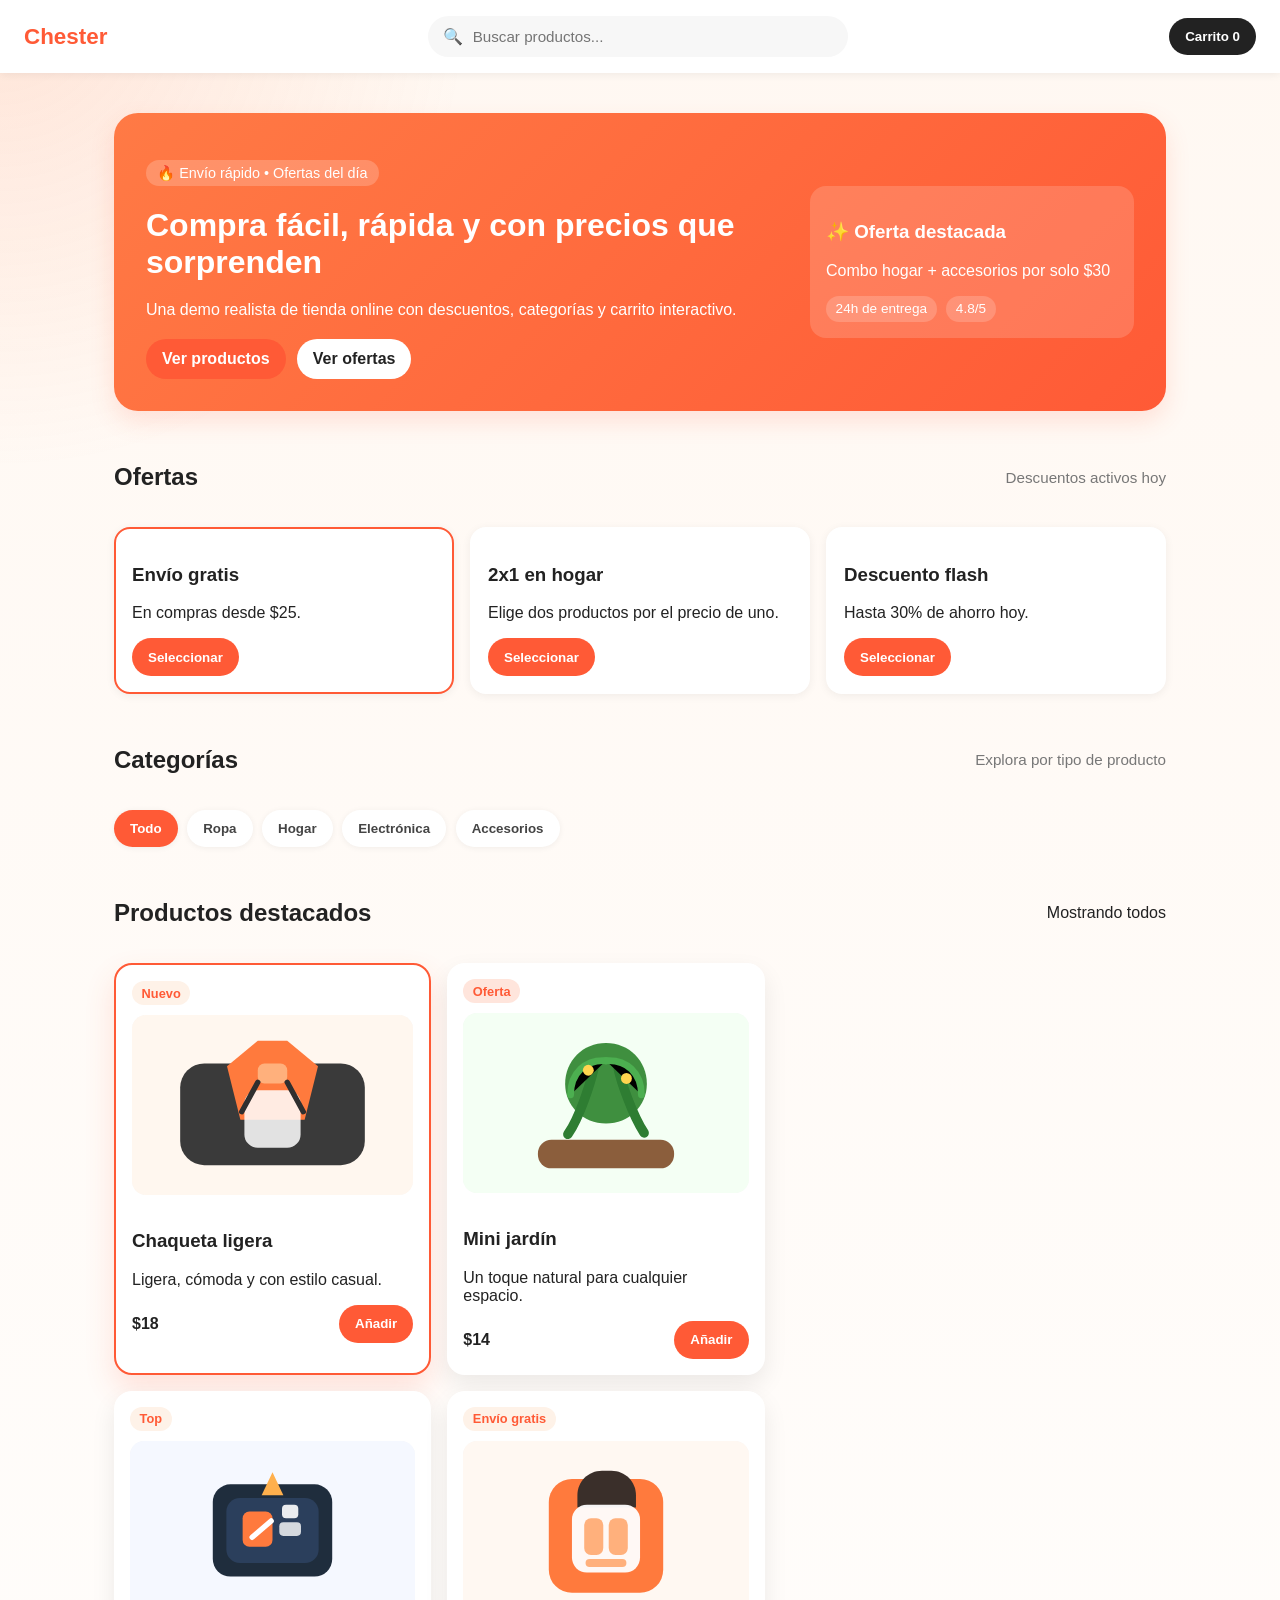
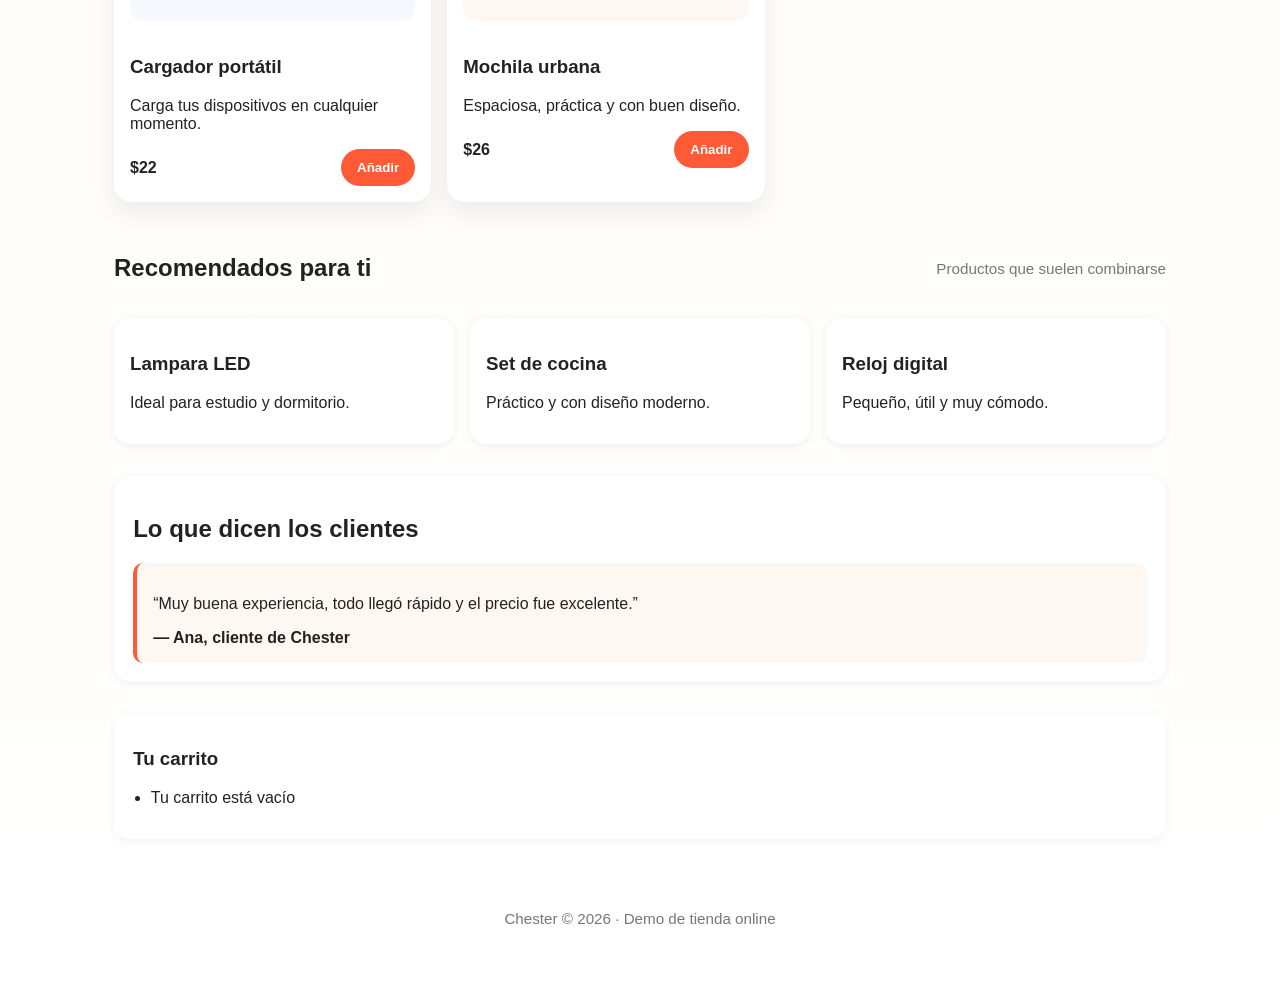
<file: index.html>
<!DOCTYPE html>
<html lang="es">
  <head>
    <meta charset="UTF-8" />
    <meta name="viewport" content="width=device-width, initial-scale=1.0" />
    <title>Chester - Demo</title>
    <link rel="stylesheet" href="style.css" />
  </head>
  <body>
    <header class="topbar">
      <div class="brand">Chester</div>
      <label class="search-box">
        <span>🔍</span>
        <input id="searchInput" type="text" placeholder="Buscar productos..." />
      </label>
      <button class="cart-btn" id="cartToggle">Carrito <span id="cartCount">0</span></button>
    </header>

    <main>
      <section class="hero">
        <div>
          <p class="pill">🔥 Envío rápido • Ofertas del día</p>
          <h1>Compra fácil, rápida y con precios que sorprenden</h1>
          <p class="hero-text">Una demo realista de tienda online con descuentos, categorías y carrito interactivo.</p>
          <div class="hero-actions">
            <a href="#productos" class="primary-btn">Ver productos</a>
            <a href="#ofertas" class="ghost-btn">Ver ofertas</a>
          </div>
        </div>
        <div class="hero-card">
          <h3>✨ Oferta destacada</h3>
          <p>Combo hogar + accesorios por solo $30</p>
          <div class="hero-metrics">
            <span>24h de entrega</span>
            <span>4.8/5</span>
          </div>
        </div>
      </section>

      <section id="ofertas" class="section">
        <div class="section-head">
          <h2>Ofertas</h2>
          <span class="muted">Descuentos activos hoy</span>
        </div>
        <div class="offers">
          <article class="offer-card active">
            <h3>Envío gratis</h3>
            <p>En compras desde $25.</p>
            <button class="offer-btn">Seleccionar</button>
          </article>
          <article class="offer-card">
            <h3>2x1 en hogar</h3>
            <p>Elige dos productos por el precio de uno.</p>
            <button class="offer-btn">Seleccionar</button>
          </article>
          <article class="offer-card">
            <h3>Descuento flash</h3>
            <p>Hasta 30% de ahorro hoy.</p>
            <button class="offer-btn">Seleccionar</button>
          </article>
        </div>
      </section>

      <section id="categorias" class="section">
        <div class="section-head">
          <h2>Categorías</h2>
          <span class="muted">Explora por tipo de producto</span>
        </div>
        <div class="chips">
          <button class="category-chip active" data-category="all">Todo</button>
          <button class="category-chip" data-category="ropa">Ropa</button>
          <button class="category-chip" data-category="hogar">Hogar</button>
          <button class="category-chip" data-category="electronica">Electrónica</button>
          <button class="category-chip" data-category="accesorios">Accesorios</button>
        </div>
      </section>

      <section id="productos" class="section">
        <div class="section-head">
          <h2>Productos destacados</h2>
          <p id="filterLabel">Mostrando todos</p>
        </div>
        <div class="products-layout">
          <div class="products">
            <article class="product-card selected" data-category="ropa" data-name="Chaqueta ligera" data-desc="Ideal para el día a día, con un ajuste cómodo y muy práctico para salir." data-price="18" data-product="chaqueta-ligera">
              <span class="badge">Nuevo</span>
              <img class="product-image" src="jacket.svg" alt="Chaqueta ligera de estilo urbano" />
              <h3>Chaqueta ligera</h3>
              <p class="short-text">Ligera, cómoda y con estilo casual.</p>
              <div class="product-footer">
                <strong>$18</strong>
                <button class="buy-btn">Añadir</button>
              </div>
            </article>

            <article class="product-card" data-category="hogar" data-name="Mini jardín" data-desc="Decoración sencilla y fresca para tu habitación o escritorio." data-price="14" data-product="mini-jardin">
              <span class="badge sale">Oferta</span>
              <img class="product-image" src="plant.svg" alt="Mini jardín decorativo" />
              <h3>Mini jardín</h3>
              <p class="short-text">Un toque natural para cualquier espacio.</p>
              <div class="product-footer">
                <strong>$14</strong>
                <button class="buy-btn">Añadir</button>
              </div>
            </article>

            <article class="product-card" data-category="electronica" data-name="Cargador portátil" data-desc="Pequeño, rápido y perfecto para llevar en tu mochila." data-price="22" data-product="cargador-portatil">
              <span class="badge">Top</span>
              <img class="product-image" src="charger.svg" alt="Cargador portátil compacto" />
              <h3>Cargador portátil</h3>
              <p class="short-text">Carga tus dispositivos en cualquier momento.</p>
              <div class="product-footer">
                <strong>$22</strong>
                <button class="buy-btn">Añadir</button>
              </div>
            </article>

            <article class="product-card" data-category="accesorios" data-name="Mochila urbana" data-desc="Ideal para ir a clases, trabajo o viajes cortos." data-price="26" data-product="mochila-urbana">
              <span class="badge">Envío gratis</span>
              <img class="product-image" src="backpack.svg" alt="Mochila urbana moderna" />
              <h3>Mochila urbana</h3>
              <p class="short-text">Espaciosa, práctica y con buen diseño.</p>
              <div class="product-footer">
                <strong>$26</strong>
                <button class="buy-btn">Añadir</button>
              </div>
            </article>
          </div>

          <div id="productDetail" class="detail-overlay" aria-hidden="true">
          <div class="detail-modal">
            <button class="close-detail" id="closeDetail" aria-label="Cerrar vista detallada">✕</button>
            <div id="detailContent" class="detail-content"></div>
          </div>
        </div>
        </div>
      </section>

      <section class="section">
        <div class="section-head">
          <h2>Recomendados para ti</h2>
          <span class="muted">Productos que suelen combinarse</span>
        </div>
        <div class="mini-grid">
          <article class="mini-card">
            <h3>Lampara LED</h3>
            <p>Ideal para estudio y dormitorio.</p>
          </article>
          <article class="mini-card">
            <h3>Set de cocina</h3>
            <p>Práctico y con diseño moderno.</p>
          </article>
          <article class="mini-card">
            <h3>Reloj digital</h3>
            <p>Pequeño, útil y muy cómodo.</p>
          </article>
        </div>
      </section>

      <section class="section testimonials">
        <h2>Lo que dicen los clientes</h2>
        <div class="testimonial-box">
          <p>“Muy buena experiencia, todo llegó rápido y el precio fue excelente.”</p>
          <strong>— Ana, cliente de Chester</strong>
        </div>
      </section>

      <section id="carrito" class="cart-panel">
        <h3>Tu carrito</h3>
        <ul id="cartList">
          <li>Tu carrito está vacío</li>
        </ul>
      </section>
    </main>

    <footer class="footer">
      <p>Chester © 2026 · Demo de tienda online</p>
    </footer>

    <script src="script.js"></script>
  </body>
</html>
</file>
<file: style.css>
* {
  box-sizing: border-box;
}

body {
  margin: 0;
  font-family: Arial, sans-serif;
  background: linear-gradient(180deg, #fff8f2 0%, #fff 100%);
  color: #222;
}

body::before {
  content: "";
  position: fixed;
  inset: 0;
  background: radial-gradient(circle at top left, rgba(255, 122, 67, 0.15), transparent 30%);
  pointer-events: none;
  z-index: -1;
}

.topbar {
  display: flex;
  justify-content: space-between;
  align-items: center;
  gap: 1rem;
  padding: 1rem 1.5rem;
  background: white;
  box-shadow: 0 2px 8px rgba(0, 0, 0, 0.06);
  position: sticky;
  top: 0;
  z-index: 10;
}

.brand {
  font-size: 1.4rem;
  font-weight: bold;
  color: #ff5a36;
}

.search-box {
  display: flex;
  align-items: center;
  gap: 0.5rem;
  flex: 1;
  max-width: 420px;
  background: #f7f7f7;
  padding: 0.7rem 0.9rem;
  border-radius: 999px;
}

.search-box input {
  border: none;
  outline: none;
  background: transparent;
  width: 100%;
  font-size: 0.95rem;
}

.cart-btn,
.primary-btn,
.ghost-btn,
.buy-btn,
.offer-btn,
.category-chip {
  border: none;
  border-radius: 999px;
  padding: 0.7rem 1rem;
  cursor: pointer;
  font-weight: bold;
}

.cart-btn {
  background: #222;
  color: white;
}

.primary-btn,
.buy-btn,
.offer-btn {
  background: #ff5a36;
  color: white;
  text-decoration: none;
  display: inline-block;
}

.ghost-btn {
  background: white;
  color: #222;
  text-decoration: none;
}

.category-chip {
  background: white;
  color: #444;
  box-shadow: 0 1px 6px rgba(0, 0, 0, 0.06);
}

.category-chip.active {
  background: #ff5a36;
  color: white;
}

main {
  padding: 1.5rem;
  max-width: 1100px;
  margin: 0 auto;
}

.hero {
  display: grid;
  grid-template-columns: 2fr 1fr;
  gap: 1rem;
  background: linear-gradient(135deg, #ff7a45, #ff5a36);
  color: white;
  padding: 2rem;
  border-radius: 24px;
  margin-top: 1rem;
  box-shadow: 0 10px 25px rgba(255, 90, 54, 0.15);
}

.hero-actions {
  display: flex;
  gap: 0.7rem;
  margin-top: 1rem;
  flex-wrap: wrap;
}

.pill {
  display: inline-block;
  background: rgba(255, 255, 255, 0.2);
  padding: 0.3rem 0.7rem;
  border-radius: 999px;
  font-size: 0.9rem;
}

.hero h1 {
  font-size: 2rem;
  margin: 0.4rem 0;
}

.hero-text {
  line-height: 1.6;
}

.hero-card {
  background: rgba(255, 255, 255, 0.16);
  padding: 1rem;
  border-radius: 16px;
  align-self: center;
}

.hero-metrics {
  display: flex;
  gap: 0.6rem;
  flex-wrap: wrap;
  margin-top: 0.8rem;
}

.hero-metrics span {
  background: rgba(255, 255, 255, 0.18);
  padding: 0.35rem 0.6rem;
  border-radius: 999px;
  font-size: 0.85rem;
}

.section {
  margin-top: 2rem;
}

.offers {
  display: grid;
  grid-template-columns: repeat(3, 1fr);
  gap: 1rem;
  margin-top: 1rem;
}

.offer-card {
  background: white;
  padding: 1rem;
  border-radius: 16px;
  box-shadow: 0 2px 10px rgba(0, 0, 0, 0.06);
  border: 2px solid transparent;
}

.offer-card.active {
  border-color: #ff5a36;
}

.chips {
  display: flex;
  flex-wrap: wrap;
  gap: 0.6rem;
  margin-top: 1rem;
}

.section-head {
  display: flex;
  justify-content: space-between;
  align-items: center;
  gap: 1rem;
}

.muted {
  color: #777;
  font-size: 0.95rem;
}

.products-layout {
  display: grid;
  grid-template-columns: 1.35fr 0.8fr;
  gap: 1rem;
  margin-top: 1rem;
  align-items: start;
}

.products {
  display: grid;
  grid-template-columns: repeat(2, minmax(0, 1fr));
  gap: 1rem;
  margin-top: 0;
}

.product-card {
  position: relative;
  background: white;
  padding: 1rem;
  border-radius: 18px;
  box-shadow: 0 10px 24px rgba(0, 0, 0, 0.08);
  cursor: pointer;
  transition: transform 0.2s ease, box-shadow 0.2s ease;
  overflow: hidden;
}

.product-card:hover {
  transform: translateY(-3px);
  box-shadow: 0 14px 30px rgba(0, 0, 0, 0.12);
}

.product-card.selected {
  border: 2px solid #ff5a36;
  box-shadow: 0 14px 30px rgba(255, 90, 54, 0.16);
}

.product-image {
  width: 100%;
  height: 180px;
  object-fit: cover;
  border-radius: 14px;
  margin: 0.6rem 0 0.8rem;
  background: #f8f8f8;
}

.badge {
  display: inline-block;
  background: #fef2e8;
  color: #ff5a36;
  padding: 0.3rem 0.6rem;
  border-radius: 999px;
  font-size: 0.8rem;
  font-weight: bold;
}

.badge.sale {
  background: #ffe5dc;
}

.emoji {
  font-size: 2rem;
  margin: 0.7rem 0 0.3rem;
}

.product-footer {
  display: flex;
  justify-content: space-between;
  align-items: center;
  margin-top: 1rem;
}

.detail-overlay {
  position: fixed;
  inset: 0;
  background: rgba(17, 24, 39, 0.62);
  display: none;
  align-items: center;
  justify-content: center;
  padding: 1rem;
  z-index: 30;
}

.detail-overlay.active {
  display: flex;
}

body.modal-open {
  overflow: hidden;
}

.detail-modal {
  width: min(720px, 100%);
  max-height: 90vh;
  overflow-y: auto;
  background: white;
  border-radius: 24px;
  padding: 1.2rem;
  box-shadow: 0 20px 45px rgba(0, 0, 0, 0.22);
  position: relative;
}

.close-detail {
  position: absolute;
  top: 0.8rem;
  right: 0.8rem;
  border: none;
  background: #f7f7f7;
  border-radius: 999px;
  width: 2.2rem;
  height: 2.2rem;
  cursor: pointer;
  font-size: 1rem;
}

.detail-content {
  display: grid;
  gap: 1rem;
}

.detail-hero {
  display: flex;
  gap: 1rem;
  align-items: center;
}

.detail-visual {
  background: #fff8f2;
  border-radius: 18px;
  padding: 0.8rem;
  min-width: 140px;
  text-align: center;
  display: flex;
  align-items: center;
  justify-content: center;
}

.detail-visual img {
  width: 100%;
  max-width: 170px;
  height: auto;
  border-radius: 14px;
}

.preview-pill {
  display: inline-block;
  background: #ff5a36;
  color: white;
  padding: 0.35rem 0.7rem;
  border-radius: 999px;
  font-size: 0.8rem;
  font-weight: bold;
  margin-bottom: 0.6rem;
}

.detail-meta {
  display: flex;
  gap: 0.6rem;
  flex-wrap: wrap;
}

.detail-meta span {
  background: #f7f7f7;
  padding: 0.35rem 0.6rem;
  border-radius: 999px;
  font-size: 0.85rem;
}

.detail-price-row {
  display: flex;
  justify-content: space-between;
  align-items: center;
  gap: 1rem;
  padding-top: 0.4rem;
}

.detail-section {
  background: #fff8f2;
  border-radius: 16px;
  padding: 0.9rem 1rem;
}

.detail-section ul {
  margin: 0.4rem 0 0;
  padding-left: 1.1rem;
}

.comments-list {
  display: grid;
  gap: 0.7rem;
  margin-top: 0.6rem;
}

.comment-card {
  background: white;
  border-radius: 12px;
  padding: 0.75rem 0.9rem;
  box-shadow: 0 1px 4px rgba(0, 0, 0, 0.05);
}

.mini-grid {
  display: grid;
  grid-template-columns: repeat(3, 1fr);
  gap: 1rem;
  margin-top: 1rem;
}

.mini-card {
  background: white;
  padding: 1rem;
  border-radius: 16px;
  box-shadow: 0 2px 10px rgba(0, 0, 0, 0.06);
}

.testimonials {
  background: #fff;
  padding: 1.2rem;
  border-radius: 18px;
  box-shadow: 0 2px 10px rgba(0, 0, 0, 0.06);
}

.testimonial-box {
  margin-top: 0.8rem;
  padding: 1rem;
  border-left: 4px solid #ff5a36;
  background: #fff8f2;
  border-radius: 10px;
}

.cart-panel {
  margin-top: 2rem;
  background: white;
  padding: 1rem 1.2rem;
  border-radius: 16px;
  box-shadow: 0 2px 10px rgba(0, 0, 0, 0.06);
}

.cart-panel ul {
  padding-left: 1.1rem;
}

.cart-panel li {
  margin-bottom: 0.4rem;
}

.buy-btn.added {
  background: #1f9d5a;
}

.footer {
  text-align: center;
  padding: 2rem 1rem 3rem;
  color: #777;
  font-size: 0.95rem;
}

@media (max-width: 800px) {
  .hero,
  .offers,
  .products,
  .mini-grid,
  .products-layout {
    grid-template-columns: 1fr;
  }

  .topbar,
  .section-head {
    flex-direction: column;
    gap: 0.6rem;
  }

  .search-box {
    max-width: 100%;
  }
}
</file>
